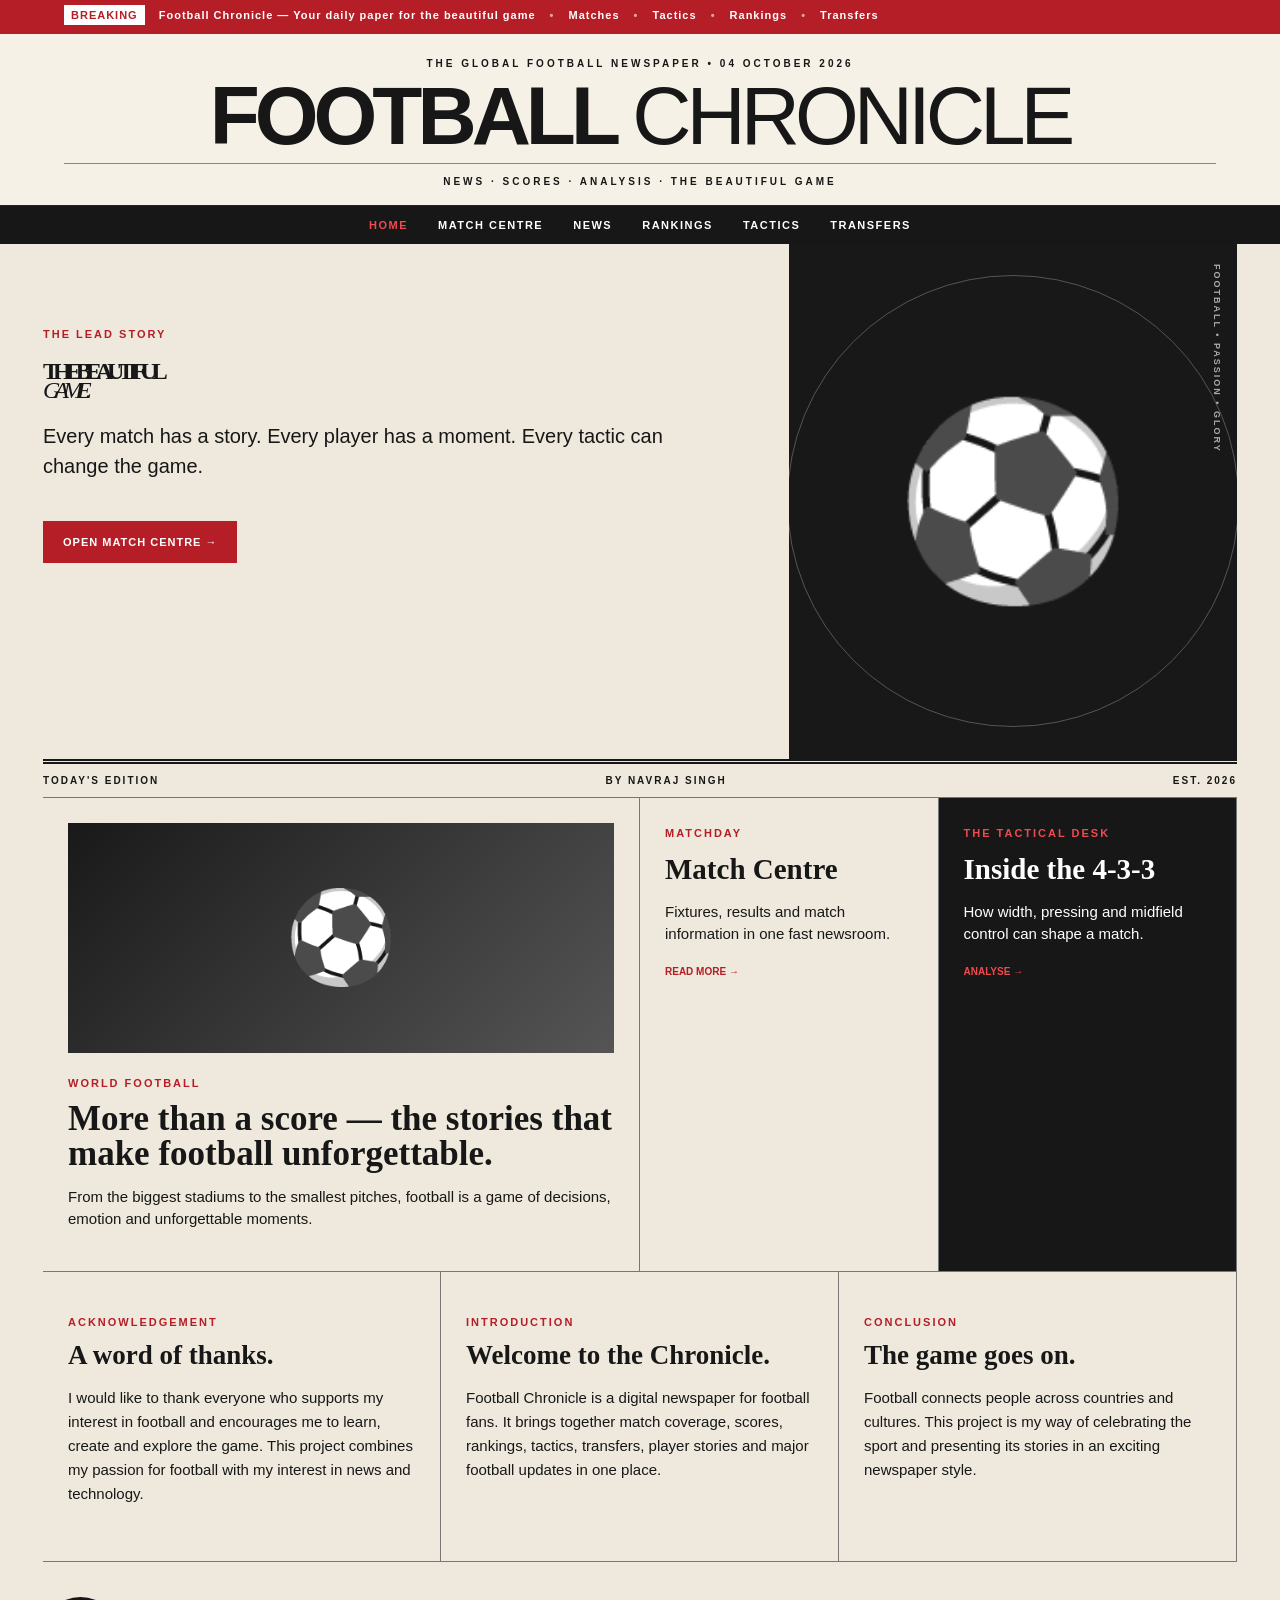
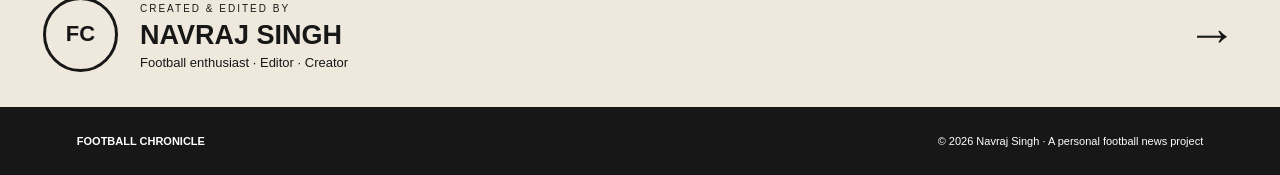
<file: index.html>
<!doctype html>
<html lang="en">
<head>
<meta charset="utf-8"><meta name="viewport" content="width=device-width,initial-scale=1">
<title>Football Chronicle — Navraj Singh</title><link rel="stylesheet" href="style.css">
</head>
<body>
<div class="ticker"><span>BREAKING</span> Football Chronicle — Your daily paper for the beautiful game <b>•</b> Matches <b>•</b> Tactics <b>•</b> Rankings <b>•</b> Transfers</div>
<header>
  <div class="date">THE GLOBAL FOOTBALL NEWSPAPER • 04 OCTOBER 2026</div>
  <div class="logo">FOOTBALL <i>CHRONICLE</i></div>
  <div class="sub">NEWS · SCORES · ANALYSIS · THE BEAUTIFUL GAME</div>
</header>
<nav><a class="active" href="index.html">HOME</a><a href="news.html">MATCH CENTRE</a><a href="news.html#news">NEWS</a><a href="news.html#rankings">RANKINGS</a><a href="news.html#tactics">TACTICS</a><a href="news.html#transfers">TRANSFERS</a></nav>

<main>
<section class="frontHero">
  <div class="heroText">
    <label>THE LEAD STORY</label>
    <h1>THE BEAUTIFUL<br><em>GAME.</em></h1>
    <p class="dek">Every match has a story. Every player has a moment. Every tactic can change the game.</p>
    <a class="redbtn" href="news.html">OPEN MATCH CENTRE →</a>
  </div>
  <div class="heroVisual"><div class="ball">⚽</div><div class="vertical">FOOTBALL • PASSION • GLORY</div></div>
</section>

<div class="paperline"><span>TODAY'S EDITION</span><span>BY NAVRAJ SINGH</span><span>EST. 2026</span></div>

<section class="stories">
 <article class="leadCard">
   <div class="photo fakePhoto"><span>⚽</span></div>
   <label>WORLD FOOTBALL</label><h2>More than a score — the stories that make football unforgettable.</h2>
   <p>From the biggest stadiums to the smallest pitches, football is a game of decisions, emotion and unforgettable moments.</p>
 </article>
 <article class="story">
   <label>MATCHDAY</label><h3>Match Centre</h3><p>Fixtures, results and match information in one fast newsroom.</p><a href="news.html">READ MORE →</a>
 </article>
 <article class="story dark"><label>THE TACTICAL DESK</label><h3>Inside the 4-3-3</h3><p>How width, pressing and midfield control can shape a match.</p><a href="news.html#tactics">ANALYSE →</a></article>
</section>

<section class="columns">
 <div><label>ACKNOWLEDGEMENT</label><h2>A word of thanks.</h2><p>I would like to thank everyone who supports my interest in football and encourages me to learn, create and explore the game. This project combines my passion for football with my interest in news and technology.</p></div>
 <div><label>INTRODUCTION</label><h2>Welcome to the Chronicle.</h2><p>Football Chronicle is a digital newspaper for football fans. It brings together match coverage, scores, rankings, tactics, transfers, player stories and major football updates in one place.</p></div>
 <div><label>CONCLUSION</label><h2>The game goes on.</h2><p>Football connects people across countries and cultures. This project is my way of celebrating the sport and presenting its stories in an exciting newspaper style.</p></div>
</section>

<section class="creator"><div class="monogram">FC</div><div><small>CREATED & EDITED BY</small><h2>NAVRAJ SINGH</h2><p>Football enthusiast · Editor · Creator</p></div><div class="arrow">→</div></section>
</main>
<footer><strong>FOOTBALL CHRONICLE</strong><span>© 2026 Navraj Singh · A personal football news project</span></footer>
</body></html>
</file>
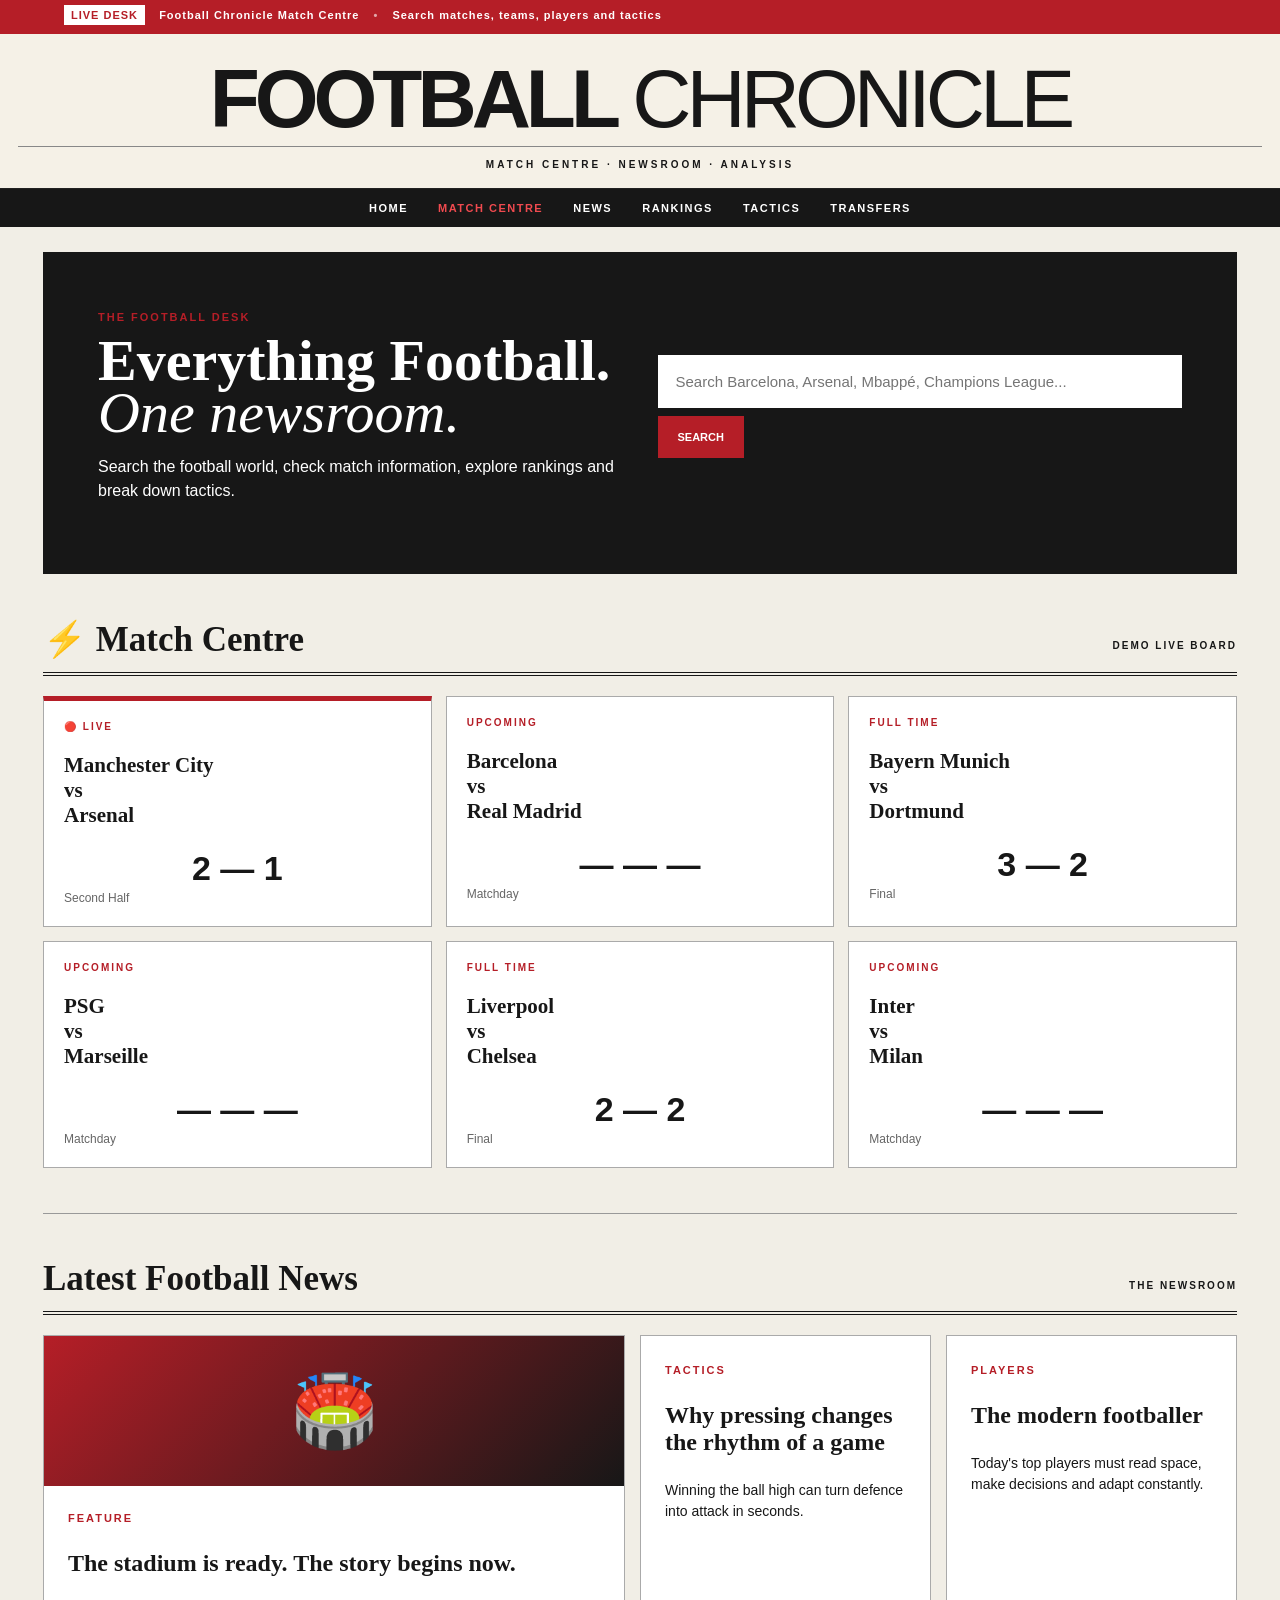
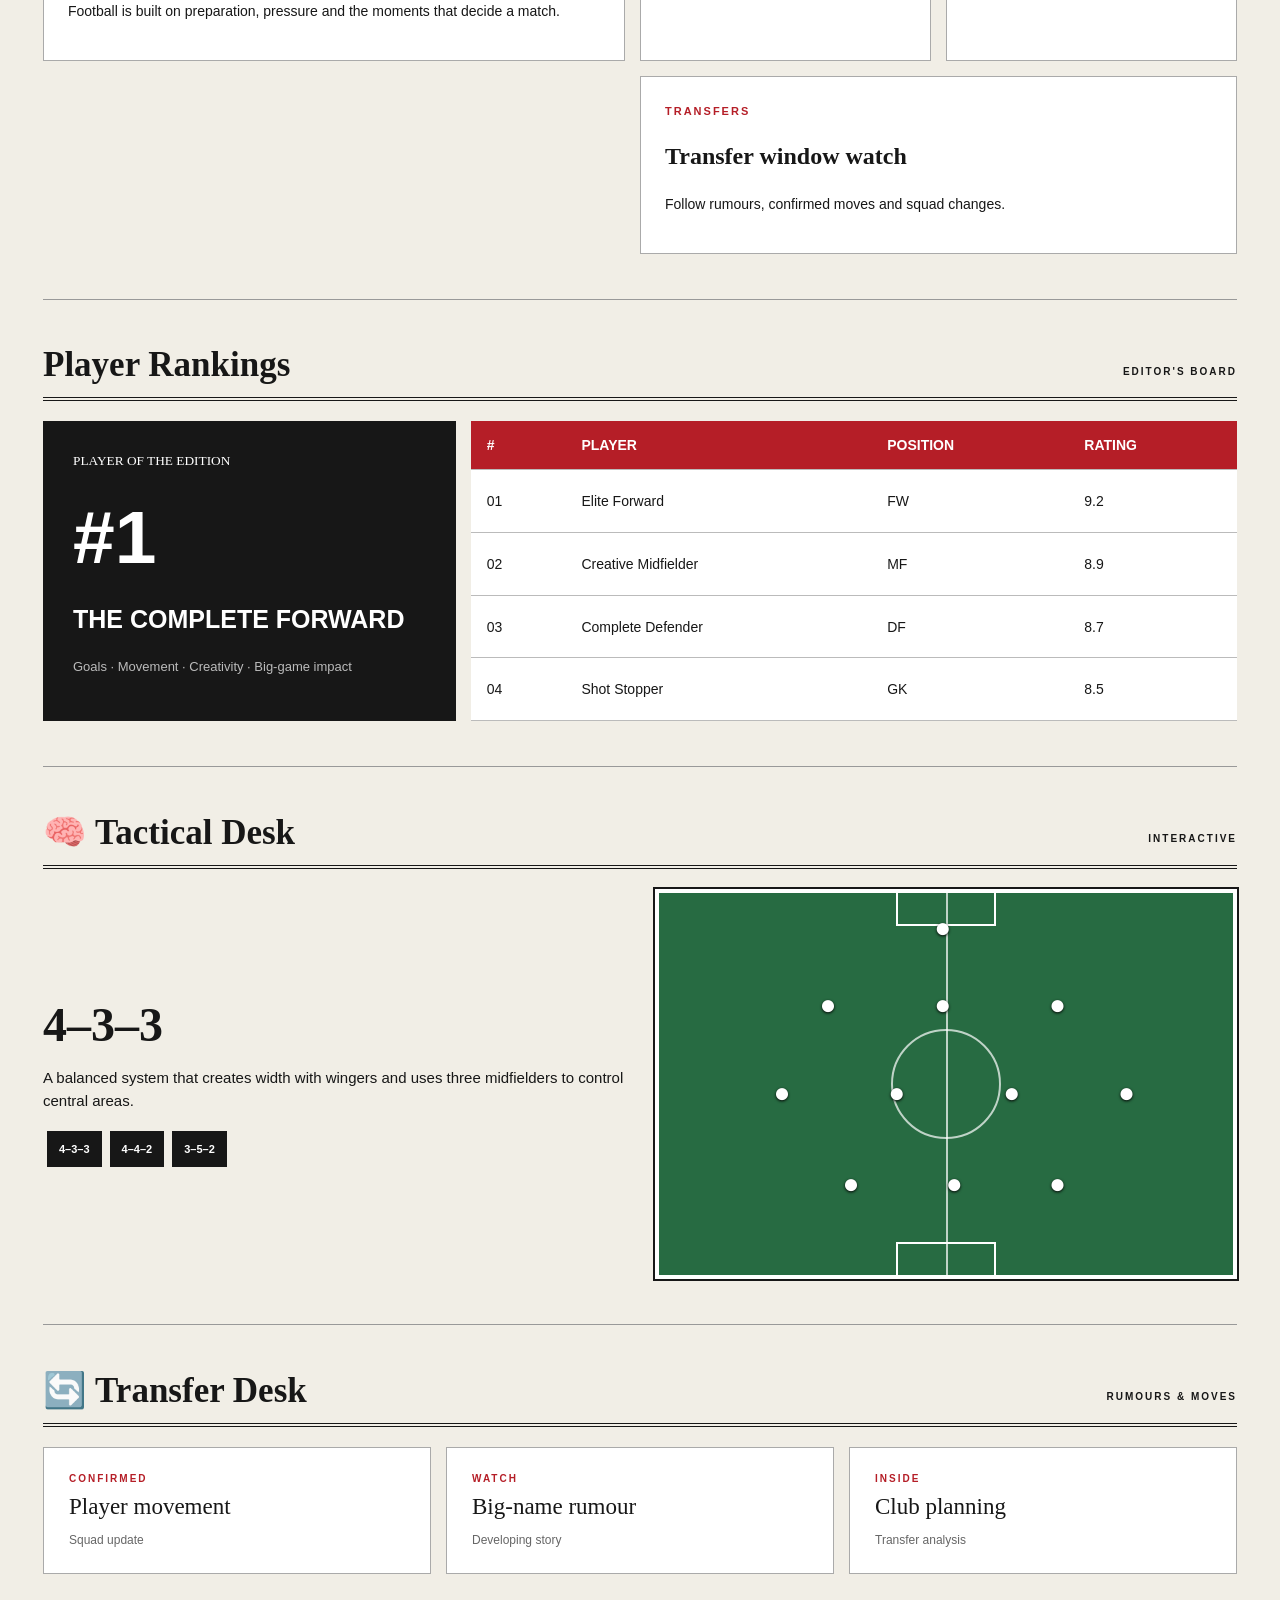
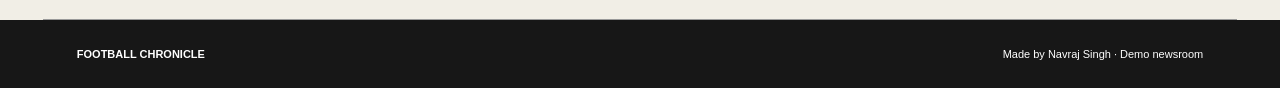
<file: news.html>
<!doctype html>
<html lang="en">
<head>
<meta charset="utf-8"><meta name="viewport" content="width=device-width,initial-scale=1">
<title>Match Centre — Football Chronicle</title><link rel="stylesheet" href="style.css">
</head>
<body class="hubbody">
<div class="ticker"><span>LIVE DESK</span> Football Chronicle Match Centre <b>•</b> Search matches, teams, players and tactics</div>
<header class="hubhead"><div class="logo">FOOTBALL <i>CHRONICLE</i></div><div class="sub">MATCH CENTRE · NEWSROOM · ANALYSIS</div></header>
<nav><a href="index.html">HOME</a><a class="active" href="news.html">MATCH CENTRE</a><a href="#news">NEWS</a><a href="#rankings">RANKINGS</a><a href="#tactics">TACTICS</a><a href="#transfers">TRANSFERS</a></nav>
<main>
<section class="dashboard">
 <div><label>THE FOOTBALL DESK</label><h1>Everything Football.<br><em>One newsroom.</em></h1><p>Search the football world, check match information, explore rankings and break down tactics.</p></div>
 <div class="search"><input id="q" oninput="searchAll()" placeholder="Search Barcelona, Arsenal, Mbappé, Champions League..."><button onclick="searchAll()">SEARCH</button><div id="results"></div></div>
</section>

<section class="section" id="matches"><div class="sectitle"><h2>⚡ Match Centre</h2><span>DEMO LIVE BOARD</span></div><div class="matchgrid" id="matchesBox"></div></section>

<section class="section" id="news"><div class="sectitle"><h2>Latest Football News</h2><span>THE NEWSROOM</span></div><div class="newsgrid">
<article class="newsbig"><div class="newsimage">🏟️</div><label>FEATURE</label><h3>The stadium is ready. The story begins now.</h3><p>Football is built on preparation, pressure and the moments that decide a match.</p></article>
<article><label>TACTICS</label><h3>Why pressing changes the rhythm of a game</h3><p>Winning the ball high can turn defence into attack in seconds.</p></article>
<article><label>PLAYERS</label><h3>The modern footballer</h3><p>Today's top players must read space, make decisions and adapt constantly.</p></article>
<article><label>TRANSFERS</label><h3>Transfer window watch</h3><p>Follow rumours, confirmed moves and squad changes.</p></article>
</div></section>

<section class="section" id="rankings"><div class="sectitle"><h2>Player Rankings</h2><span>EDITOR'S BOARD</span></div>
<div class="rankgrid">
<div class="rankhero"><small>PLAYER OF THE EDITION</small><strong>#1</strong><h3>THE COMPLETE FORWARD</h3><p>Goals · Movement · Creativity · Big-game impact</p></div>
<table><thead><tr><th>#</th><th>PLAYER</th><th>POSITION</th><th>RATING</th></tr></thead><tbody>
<tr><td>01</td><td>Elite Forward</td><td>FW</td><td>9.2</td></tr><tr><td>02</td><td>Creative Midfielder</td><td>MF</td><td>8.9</td></tr><tr><td>03</td><td>Complete Defender</td><td>DF</td><td>8.7</td></tr><tr><td>04</td><td>Shot Stopper</td><td>GK</td><td>8.5</td></tr>
</tbody></table></div></section>

<section class="section tacticSection" id="tactics"><div class="sectitle"><h2>🧠 Tactical Desk</h2><span>INTERACTIVE</span></div>
<div class="tacticwrap"><div class="tactictext"><h3 id="formationTitle">4–3–3</h3><p id="formationText">A balanced system that creates width with wingers and uses three midfielders to control central areas.</p><button onclick="setFormation('4–3–3','A balanced system that creates width with wingers and uses three midfielders to control central areas.')">4–3–3</button><button onclick="setFormation('4–4–2','A classic shape with two forwards, compact lines and clear defensive responsibilities.')">4–4–2</button><button onclick="setFormation('3–5–2','Three centre-backs support a midfield five while wing-backs provide width.')">3–5–2</button></div>
<div class="pitch"><div class="goal top"></div><span class="p p1">●</span><span class="p p2">●</span><span class="p p3">●</span><span class="p p4">●</span><span class="p p5">●</span><span class="p p6">●</span><span class="p p7">●</span><span class="p p8">●</span><span class="p p9">●</span><span class="p p10">●</span><span class="p p11">●</span><div class="half"></div><div class="goal bottom"></div></div></div></section>

<section class="section" id="transfers"><div class="sectitle"><h2>🔄 Transfer Desk</h2><span>RUMOURS & MOVES</span></div><div class="transferlist"><div><b>CONFIRMED</b><span>Player movement</span><small>Squad update</small></div><div><b>WATCH</b><span>Big-name rumour</span><small>Developing story</small></div><div><b>INSIDE</b><span>Club planning</span><small>Transfer analysis</small></div></div></section>
</main>
<footer><strong>FOOTBALL CHRONICLE</strong><span>Made by Navraj Singh · Demo newsroom</span></footer>
<script src="script.js"></script>
</body></html>
</file>
<file: style.css>
*{box-sizing:border-box}html{scroll-behavior:smooth}body{margin:0;background:#eee9dc;color:#171717;font-family:Georgia,'Times New Roman',serif}.ticker{height:34px;background:#b51e27;color:#fff;padding:9px 5%;font:700 11px Arial;letter-spacing:1px;overflow:hidden;white-space:nowrap}.ticker span{background:#fff;color:#b51e27;padding:4px 7px;margin-right:10px}.ticker b{opacity:.6;margin:0 10px}header{text-align:center;padding:24px 5% 18px;background:#f5f1e7;border-bottom:1px solid #222}.date,.sub{font:700 10px Arial;letter-spacing:3px}.logo{font:900 clamp(38px,7vw,82px)/.9 Arial;letter-spacing:-5px;margin:10px 0}.logo i{font-weight:300;font-style:normal}.sub{padding-top:12px;border-top:1px solid #888}nav{background:#171717;display:flex;justify-content:center;gap:30px;flex-wrap:wrap;padding:13px}nav a{color:#fff;text-decoration:none;font:800 11px Arial;letter-spacing:1.5px}nav a.active,nav a:hover{color:#f04a4f}main{max-width:1250px;margin:auto;padding:0 28px}.frontHero{display:grid;grid-template-columns:1.25fr .75fr;min-height:520px;border-bottom:5px double #171717}.heroText{padding:80px 20px 60px 0}.heroText label,.columns label,label{font:900 11px Arial;letter-spacing:2px;color:#b51e27}.heroText h1{font:900 clamp(58px,9vw,110px);line-height:.82;letter-spacing:-6px;margin:20px 0}.heroText h1 em{font-weight:300}.dek{font:20px/1.5 Arial;max-width:650px}.redbtn{display:inline-block;margin-top:20px;background:#b51e27;color:#fff;text-decoration:none;padding:15px 20px;font:900 11px Arial;letter-spacing:1px}.heroVisual{background:#181818;position:relative;display:grid;place-items:center;overflow:hidden}.heroVisual:before{content:"";position:absolute;width:450px;height:450px;border:1px solid #555;border-radius:50%}.ball{font-size:190px;filter:grayscale(1);z-index:1}.vertical{position:absolute;right:15px;top:20px;color:#aaa;writing-mode:vertical-rl;font:800 9px Arial;letter-spacing:2px}.paperline{display:flex;justify-content:space-between;border-bottom:1px solid #777;padding:11px 0;font:800 10px Arial;letter-spacing:2px}.stories{display:grid;grid-template-columns:2fr 1fr 1fr;border-bottom:1px solid #777}.stories article{padding:25px;border-right:1px solid #777}.fakePhoto{height:230px;background:linear-gradient(135deg,#191919,#555);display:grid;place-items:center;margin-bottom:20px}.fakePhoto span{font-size:90px;filter:grayscale(1)}.leadCard h2{font-size:35px;line-height:1;margin:10px 0}.leadCard p,.story p{font:15px/1.5 Arial}.story h3{font-size:29px;margin:12px 0}.story a{font:900 10px Arial;color:#b51e27;text-decoration:none}.story.dark{background:#171717;color:#fff}.story.dark label,.story.dark a{color:#f04a4f}.columns{display:grid;grid-template-columns:repeat(3,1fr);border-bottom:1px solid #777}.columns>div{padding:40px 25px;border-right:1px solid #777}.columns h2{font-size:27px;margin:10px 0}.columns p{font:15px/1.6 Arial}.creator{display:flex;align-items:center;gap:22px;padding:35px 0}.monogram{width:75px;height:75px;border:3px solid #171717;border-radius:50%;display:grid;place-items:center;font:bold 22px Arial}.creator small{font:10px Arial;letter-spacing:2px}.creator h2{margin:4px 0;font:900 27px Arial}.creator p{margin:0;font:13px Arial}.arrow{margin-left:auto;font:50px Arial}footer{background:#171717;color:#fff;padding:28px 6%;display:flex;justify-content:space-between;font:11px Arial}.hubbody{background:#f1eee6}.hubhead{padding:18px}.dashboard{display:grid;grid-template-columns:1fr 1fr;gap:35px;background:#171717;color:#fff;padding:55px;margin-top:25px}.dashboard h1{font-size:58px;line-height:.9;margin:10px 0}.dashboard h1 em{font-weight:300}.dashboard p{font:16px/1.5 Arial}.search{align-self:center}.search input{width:100%;padding:18px;border:0;font:15px Arial}.search button{background:#b51e27;color:#fff;border:0;padding:15px 20px;margin-top:8px;font:bold 11px Arial}.search #results{font:13px Arial;margin-top:12px}.search #results div{border-bottom:1px solid #555;padding:8px}.section{padding:45px 0;border-bottom:1px solid #999}.sectitle{display:flex;align-items:center;justify-content:space-between;border-bottom:4px double #171717;margin-bottom:20px}.sectitle h2{font-size:35px;margin:0 0 12px}.sectitle span{font:800 10px Arial;letter-spacing:2px}.matchgrid{display:grid;grid-template-columns:repeat(3,1fr);gap:14px}.match{background:#fff;border:1px solid #aaa;padding:20px;position:relative}.match.live{border-top:5px solid #b51e27}.match .status{font:900 10px Arial;color:#b51e27;letter-spacing:2px}.match h3{font-size:21px}.score{font:bold 34px Arial;text-align:center}.match small{font:12px Arial;color:#666}.newsgrid{display:grid;grid-template-columns:2fr 1fr 1fr;gap:15px}.newsgrid article{background:#fff;padding:24px;border:1px solid #aaa}.newsgrid article:last-child{grid-column:2/4}.newsgrid h3{font-size:24px}.newsgrid p{font:14px/1.5 Arial}.newsimage{height:150px;background:linear-gradient(135deg,#b51e27,#171717);display:grid;place-items:center;font-size:70px;margin:-24px -24px 22px}.rankgrid{display:grid;grid-template-columns:.7fr 1.3fr;gap:15px}.rankhero{background:#171717;color:#fff;padding:30px;min-height:300px}.rankhero strong{display:block;font:900 75px Arial;margin-top:25px}.rankhero h3{font:900 25px Arial}.rankhero p{font:13px Arial;color:#bbb}table{width:100%;border-collapse:collapse;background:#fff;font:14px Arial}th,td{padding:16px;border-bottom:1px solid #bbb;text-align:left}th{background:#b51e27;color:#fff}.tacticwrap{display:grid;grid-template-columns:1fr 1fr;gap:30px;align-items:center}.tactictext h3{font-size:48px;margin:0}.tactictext p{font:15px/1.5 Arial}.tactictext button{background:#171717;color:#fff;border:0;padding:12px;margin:4px;font:bold 11px Arial}.pitch{height:390px;background:#276b42;border:4px solid #fff;outline:2px solid #171717;position:relative;overflow:hidden}.pitch:after{content:"";position:absolute;left:50%;top:0;bottom:0;border-left:2px solid rgba(255,255,255,.7)}.half{position:absolute;width:110px;height:110px;border:2px solid rgba(255,255,255,.7);border-radius:50%;left:calc(50% - 55px);top:calc(50% - 55px)}.goal{position:absolute;width:100px;height:35px;border:2px solid #fff;left:calc(50% - 50px)}.goal.top{top:-2px}.goal.bottom{bottom:-2px}.p{position:absolute;color:#fff;font-size:28px;z-index:2;text-shadow:0 1px 3px #000}.p1{left:48%;top:5%}.p2{left:28%;top:25%}.p3{left:48%;top:25%}.p4{left:68%;top:25%}.p5{left:20%;top:48%}.p6{left:40%;top:48%}.p7{left:60%;top:48%}.p8{left:80%;top:48%}.p9{left:32%;top:72%}.p10{left:50%;top:72%}.p11{left:68%;top:72%}.transferlist{display:grid;grid-template-columns:repeat(3,1fr);gap:15px}.transferlist div{background:#fff;border:1px solid #aaa;padding:25px}.transferlist b{display:block;color:#b51e27;font:900 10px Arial;letter-spacing:2px}.transferlist span{display:block;font-size:23px;margin:10px 0}.transferlist small{font:12px Arial;color:#666}@media(max-width:800px){.frontHero,.dashboard,.tacticwrap,.rankgrid{grid-template-columns:1fr}.stories,.columns,.matchgrid,.newsgrid,.transferlist{grid-template-columns:1fr}.newsgrid article:last-child{grid-column:auto}.columns>div,.stories article{border-right:0;border-bottom:1px solid #777}.heroVisual{min-height:300px}.heroText{padding:50px 0}.dashboard h1{font-size:43px}footer{display:block}footer span{display:block;margin-top:10px}}
</file>
